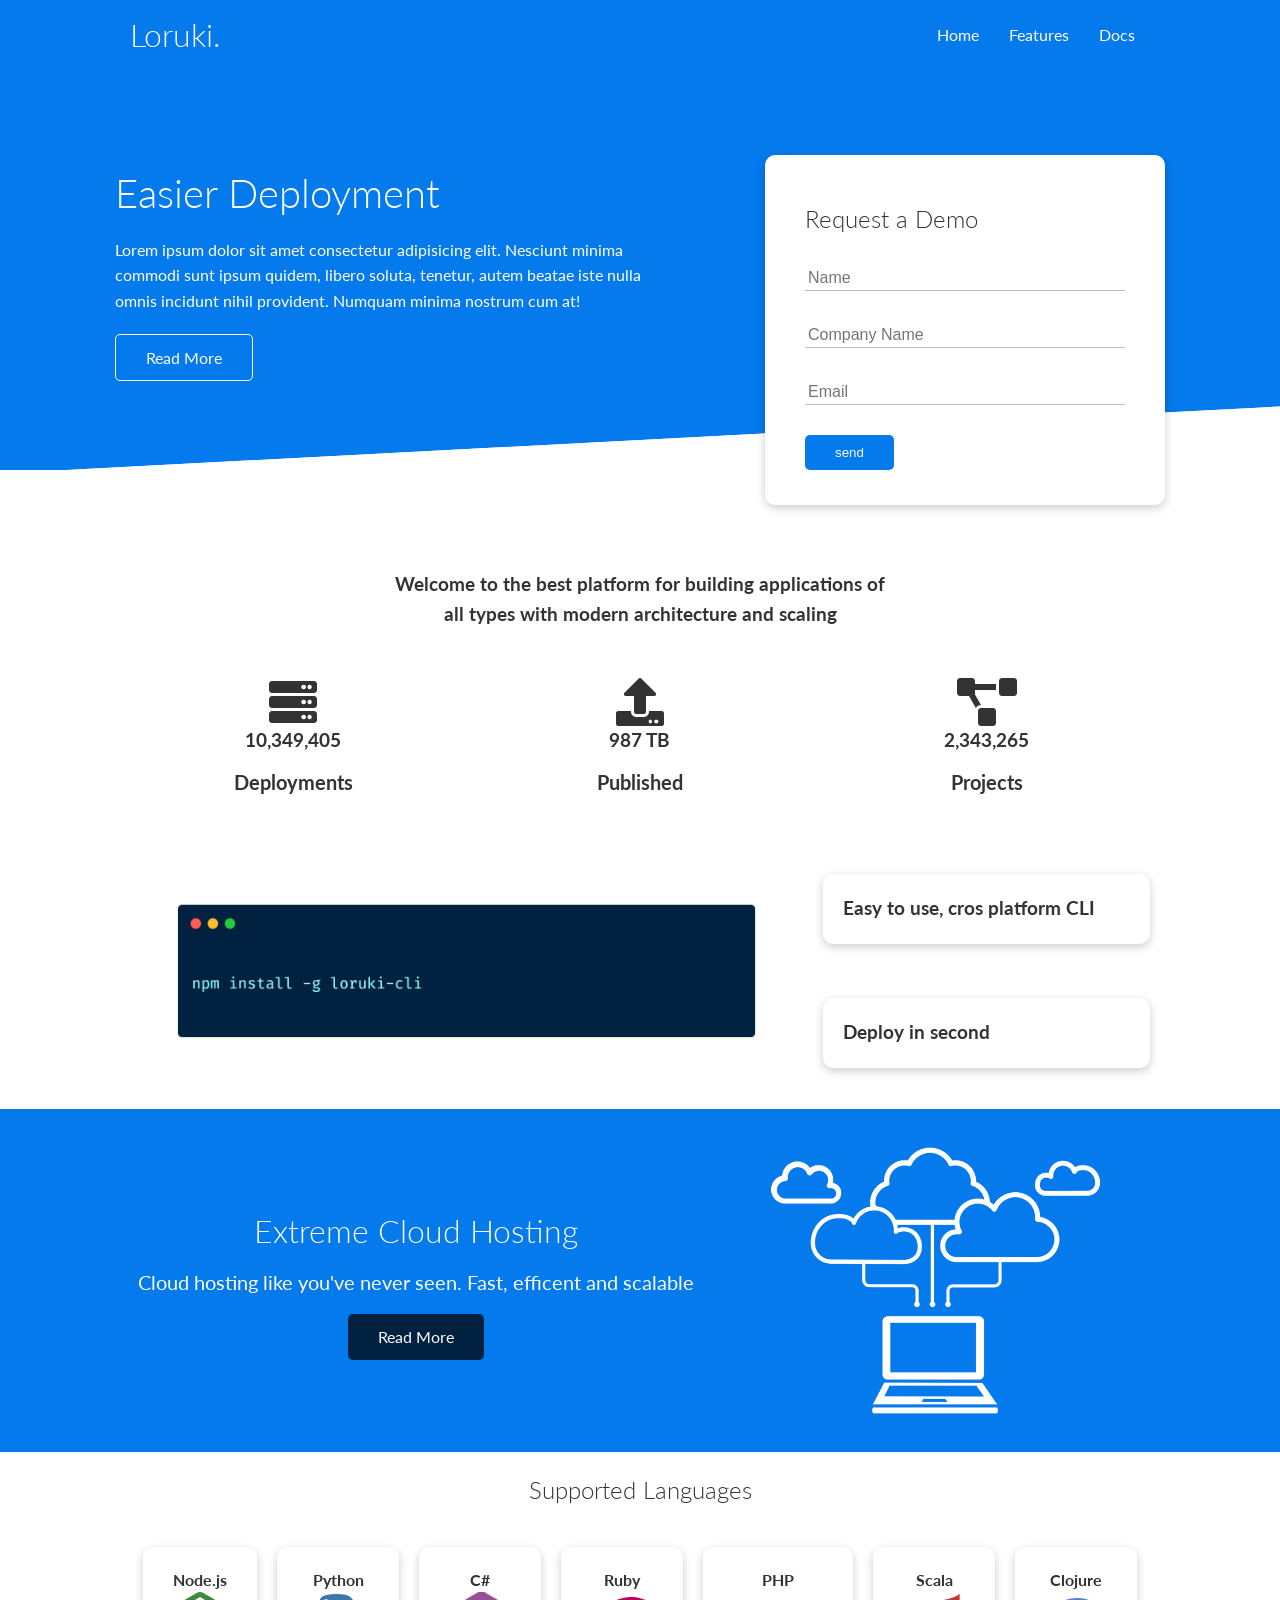
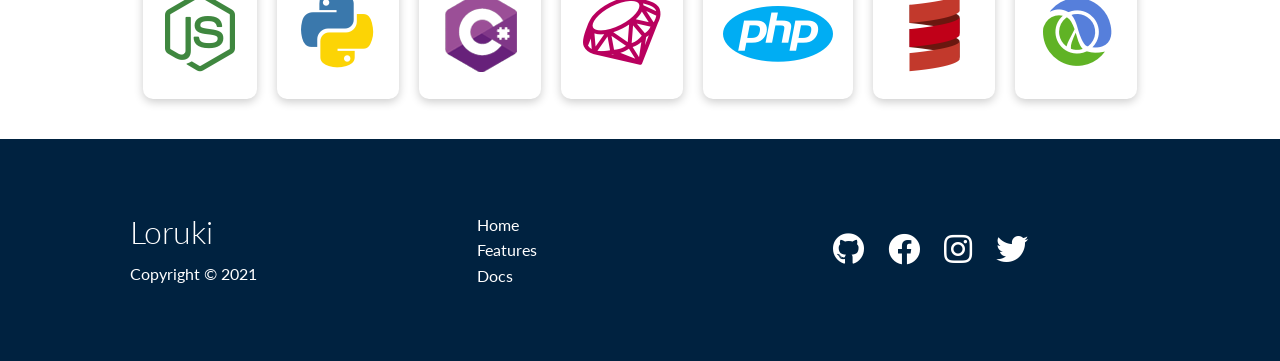
<file: index.html>
<!DOCTYPE html>
<html lang="en">
<head>
    <meta charset="UTF-8">
    <meta http-equiv="X-UA-Compatible" content="IE=edge">
    <meta name="viewport" content="width=device-width, initial-scale=1.0">
    <link rel="stylesheet" href="https://cdnjs.cloudflare.com/ajax/libs/font-awesome/5.15.4/css/all.min.css" 
    integrity="sha512-1ycn6IcaQQ40/MKBW2W4Rhis/DbILU74C1vSrLJxCq57o941Ym01SwNsOMqvEBFlcgUa6xLiPY/NS5R+E6ztJQ=="
    crossorigin="anonymous" referrerpolicy="no-referrer" />
    <link rel="stylesheet" href="css/utilisties.css">
    <link rel="stylesheet" href="css/styles.css">
    <title>Loruki | cloud Hosting For Everyone</title>
</head>
<body>
    <!-- Navbar -->
    <div class="navbar">
        <div class="container flex">
            <h1 class="logo">Loruki.</h1>
            <nav>
                <ul>
                    <li><a href="index.html">Home</a></li>
                    <li><a href="features.html">Features</a></li>
                    <li><a href="docs.html">Docs</a></li>
                </ul>
            </nav>
        </div>
    </div>
    <!-- Showcase -->
    <section class="showcase">
        <div class="container grid">
            <div class="showcase-text">
                <h1>Easier Deployment</h1>
                <p>Lorem ipsum dolor sit amet consectetur adipisicing elit. Nesciunt minima commodi sunt ipsum quidem, libero soluta, tenetur, autem beatae iste nulla omnis incidunt nihil provident. Numquam minima nostrum cum at!</p>
                <a href="features.html" class="btn btn-outline">Read More</a>
            </div>
            <div class="showcase-form card">
                <h2>Request a Demo</h2>
                <form action="">
                    <div class="form-control">
                        <input type="text" name="name" placeholder="Name"required>
                    </div>
                    <div class="form-control">
                        <input type="text" name="company" placeholder="Company Name"required>
                    </div>
                    <div class="form-control">
                        <input type="email" name="email" placeholder="Email" required>
                    </div>
                    <div>
                        <input type="submit" value="send" class="btn btn-primary" required>
                    </div>

                </form>
            </div>
        </div>
    </section>
    <!-- stats -->
    <section class="stats">
        <div class="container">
            <h3 class="stats-heading text-center my-1">
                Welcome to the best platform for building applications of all types with modern architecture and scaling
            </h3>

            <div class="grid grid-3 text-center my-4">
                <div>
                    <i class="fas fa-server fa-3x"></i>
                    <h3>10,349,405</h3>
                    <p class="text-secondary">Deployments</p>
                </div>
                <div>
                    <i class="fas fa-upload fa-3x"></i>
                    <h3>987 TB</h3>
                    <p class="text-secondary">Published</p>
                </div>
                <div>
                    <i class="fas fa-project-diagram fa-3x"></i>
                    <h3>2,343,265</h3>
                    <p class="text-secondary">Projects</p>
                </div>
            </div>
        </div>
    </section>
    <!-- cli -->
    <section class="cli">
        <div class="container grid">
            <img src="images/cli.png" alt="">
            <div class="card">
                <h3>Easy to use, cros platform CLI</h3>
            </div>
            <div class="card">
                <h3>Deploy in second</h3>
            </div>
        </div>
    </section>
    <!-- cloud -->
    <section class="cloud bg-primary my-2 py-2">
            <div class="container grid">
                <div class="text-center">
                    <h2 class="lg">Extreme Cloud Hosting</h2>
                    <p class="lead my-1">Cloud hosting like you've never seen. Fast, efficent and scalable</p>
                    <a href="features.html" class="btn btn-dark">Read More</a>
                </div>
                <img src="images/cloud.png" alt="">
            </div>
    </section>
<!-- Languages -->
<section class="languages">
    <h2 class="md text-center my-2">
        Supported Languages
    </h2>
    <div class="container flex">
        <div class="card">
            <h4>Node.js</h4>
            <img src="images/logos/node.png" alt="">
        </div>
        <div class="card">
            <h4>Python</h4>
            <img src="images/logos/python.png" alt="">
          </div>
          <div class="card">
            <h4>C#</h4>
            <img src="images/logos/csharp.png" alt="">
          </div>
          <div class="card">
            <h4>Ruby</h4>
            <img src="images/logos/ruby.png" alt="">
          </div>
          <div class="card">
            <h4>PHP</h4>
            <img src="images/logos/php.png" alt="">
          </div>
          <div class="card">
            <h4>Scala</h4>
            <img src="images/logos/scala.png" alt="">
          </div>
          <div class="card">
            <h4>Clojure</h4>
            <img src="images/logos/clojure.png" alt="">
          </div>
    </div>
</section>
<!-- Footer -->
<footer class="footer bg-dark py-5">
    <div class="container grid grid-3">
        <div>
            <h1>Loruki
            </h1>
            <p>Copyright &copy; 2021</p>
        </div>
        <nav>
            <ul>
                <li><a href="index.html">Home</a></li>
                <li><a href="features.html">Features</a></li>
                <li><a href="docs.html">Docs</a></li>
            </ul>
        </nav>
        <div class="social">
            <a href="#"><i class="fab fa-github fa-2x"></i></a>
            <a href="#"><i class="fab fa-facebook fa-2x"></i></a>
            <a href="#"><i class="fab fa-instagram fa-2x"></i></a>
            <a href="#"><i class="fab fa-twitter fa-2x"></i></a>
        </div>
    </div>
</footer>
</body>
</html>
</file>
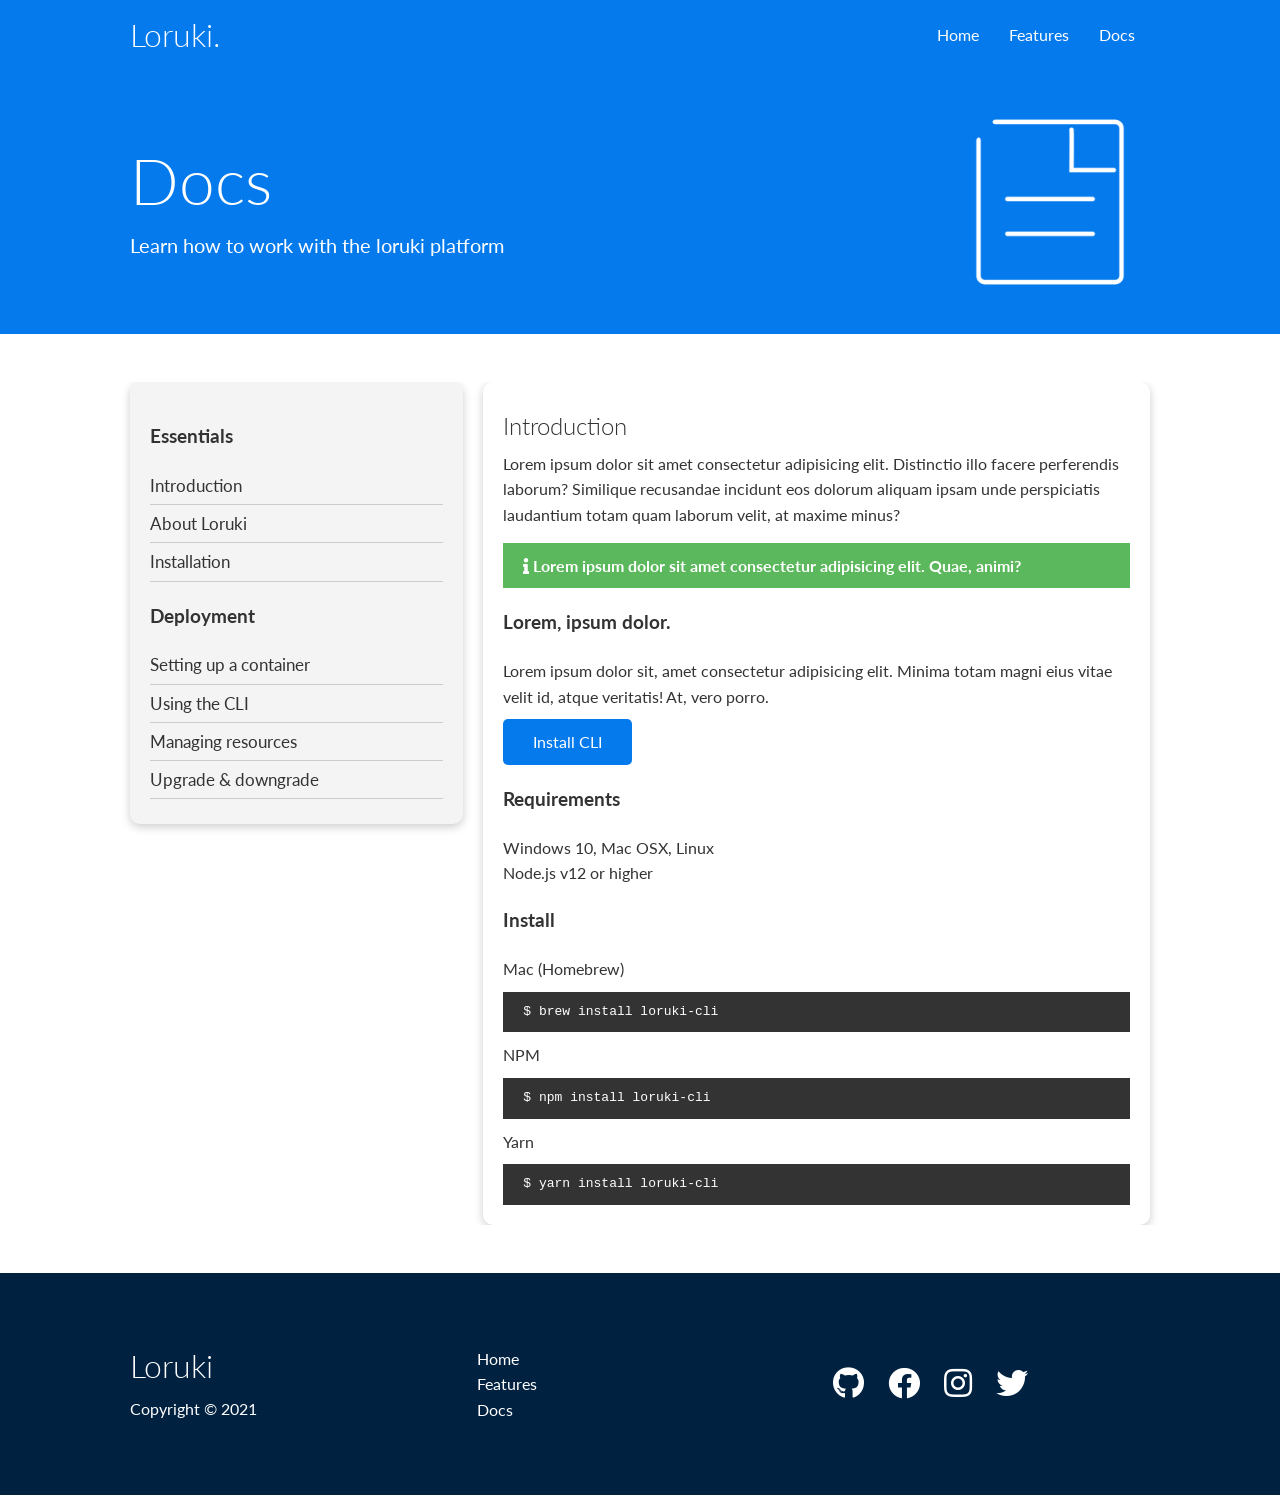
<file: docs.html>
<!DOCTYPE html>
<html lang="en">
<head>
    <meta charset="UTF-8">
    <meta http-equiv="X-UA-Compatible" content="IE=edge">
    <meta name="viewport" content="width=device-width, initial-scale=1.0">
    <link rel="stylesheet" href="https://cdnjs.cloudflare.com/ajax/libs/font-awesome/5.15.4/css/all.min.css" 
    integrity="sha512-1ycn6IcaQQ40/MKBW2W4Rhis/DbILU74C1vSrLJxCq57o941Ym01SwNsOMqvEBFlcgUa6xLiPY/NS5R+E6ztJQ=="
    crossorigin="anonymous" referrerpolicy="no-referrer" />
    <link rel="stylesheet" href="css/utilisties.css">
    <link rel="stylesheet" href="css/styles.css">
    <title>Loruki | cloud Hosting For Everyone</title>
</head>
<body>
    <!-- Navbar -->
    <div class="navbar">
        <div class="container flex">
            <h1 class="logo">Loruki.</h1>
            <nav>
                <ul>
                    <li><a href="index.html">Home</a></li>
                    <li><a href="features.html">Features</a></li>
                    <li><a href="docs.html">Docs</a></li>
                </ul>
            </nav>
        </div>
    </div>
    <!-- Head -->
    <section class="docs-head bg-primary py-3">
        <div class="container grid">
            <div>
                <h1 class="xl">Docs</h1>
                <p class="lead">
					Learn how to work with the loruki platform
                </p>
            </div>
            <img src="images/docs.png" alt="">
        </div>
    </section>
    <!-- docs main -->
    <section class="docs-main my-4">
        <div class="container grid">
            <div class="card bg-light p-3">
                <h3 class="my-2">Essentials</h3>
                <nav>
                    <ul>
                        <li><a class="text-primary" href="#">Introduction</a></li>
                        <li><a href="#">About Loruki</a></li>
                        <li><a href="#">Installation</a></li>
                    </ul>
                </nav>

                <h3 class="my-2">Deployment</h3>
                <nav>
                    <ul>
                        <li><a href="#">Setting up a container</a></li>
							<li><a href="#">Using the CLI</a></li>
							<li><a href="#">Managing resources</a></li>
							<li><a href="#">Upgrade & downgrade</a></li>
                    </ul>
                </nav>
            </div>
            <div class="card">
                <h2>Introduction</h2>
                <p>Lorem ipsum dolor sit amet consectetur adipisicing elit. Distinctio illo facere perferendis laborum? Similique recusandae incidunt eos dolorum aliquam ipsam unde perspiciatis laudantium totam quam laborum velit, at maxime minus?</p>

                <div class="alert alert-success">
                    <i class="fas fa-info"></i> Lorem ipsum dolor sit amet consectetur adipisicing elit. Quae, animi?
                </div>

                <h3>Lorem, ipsum dolor.</h3>
                <p>Lorem ipsum dolor sit, amet consectetur adipisicing elit. Minima totam magni eius vitae velit id, atque veritatis! At, vero porro.</p>
                <a href="#" class="btn btn-primary">Install CLI</a>

                <h3>Requirements</h3>
                <ul>
                    <li>Windows 10, Mac OSX, Linux</li>
                    <li>Node.js v12 or higher</li>
                </ul>

                <h3>Install</h3>
                <p>Mac (Homebrew)</p>
                <pre><code>$ brew install loruki-cli</code></pre>
                <p>NPM</p>
                <pre><code>$ npm install loruki-cli</code></pre>
                <p>Yarn</p>
                <pre><code>$ yarn install loruki-cli</code></pre>

            </div>
        </div>
    </section>
<!-- Footer -->
<footer class="footer bg-dark py-5">
    <div class="container grid grid-3">
        <div>
            <h1>Loruki
            </h1>
            <p>Copyright &copy; 2021</p>
        </div>
        <nav>
            <ul>
                <li><a href="index.html">Home</a></li>
                <li><a href="features.html">Features</a></li>
                <li><a href="docs.html">Docs</a></li>
            </ul>
        </nav>
        <div class="social">
            <a href="#"><i class="fab fa-github fa-2x"></i></a>
            <a href="#"><i class="fab fa-facebook fa-2x"></i></a>
            <a href="#"><i class="fab fa-instagram fa-2x"></i></a>
            <a href="#"><i class="fab fa-twitter fa-2x"></i></a>
        </div>
    </div>
</footer>
</body>
</html>
</file>
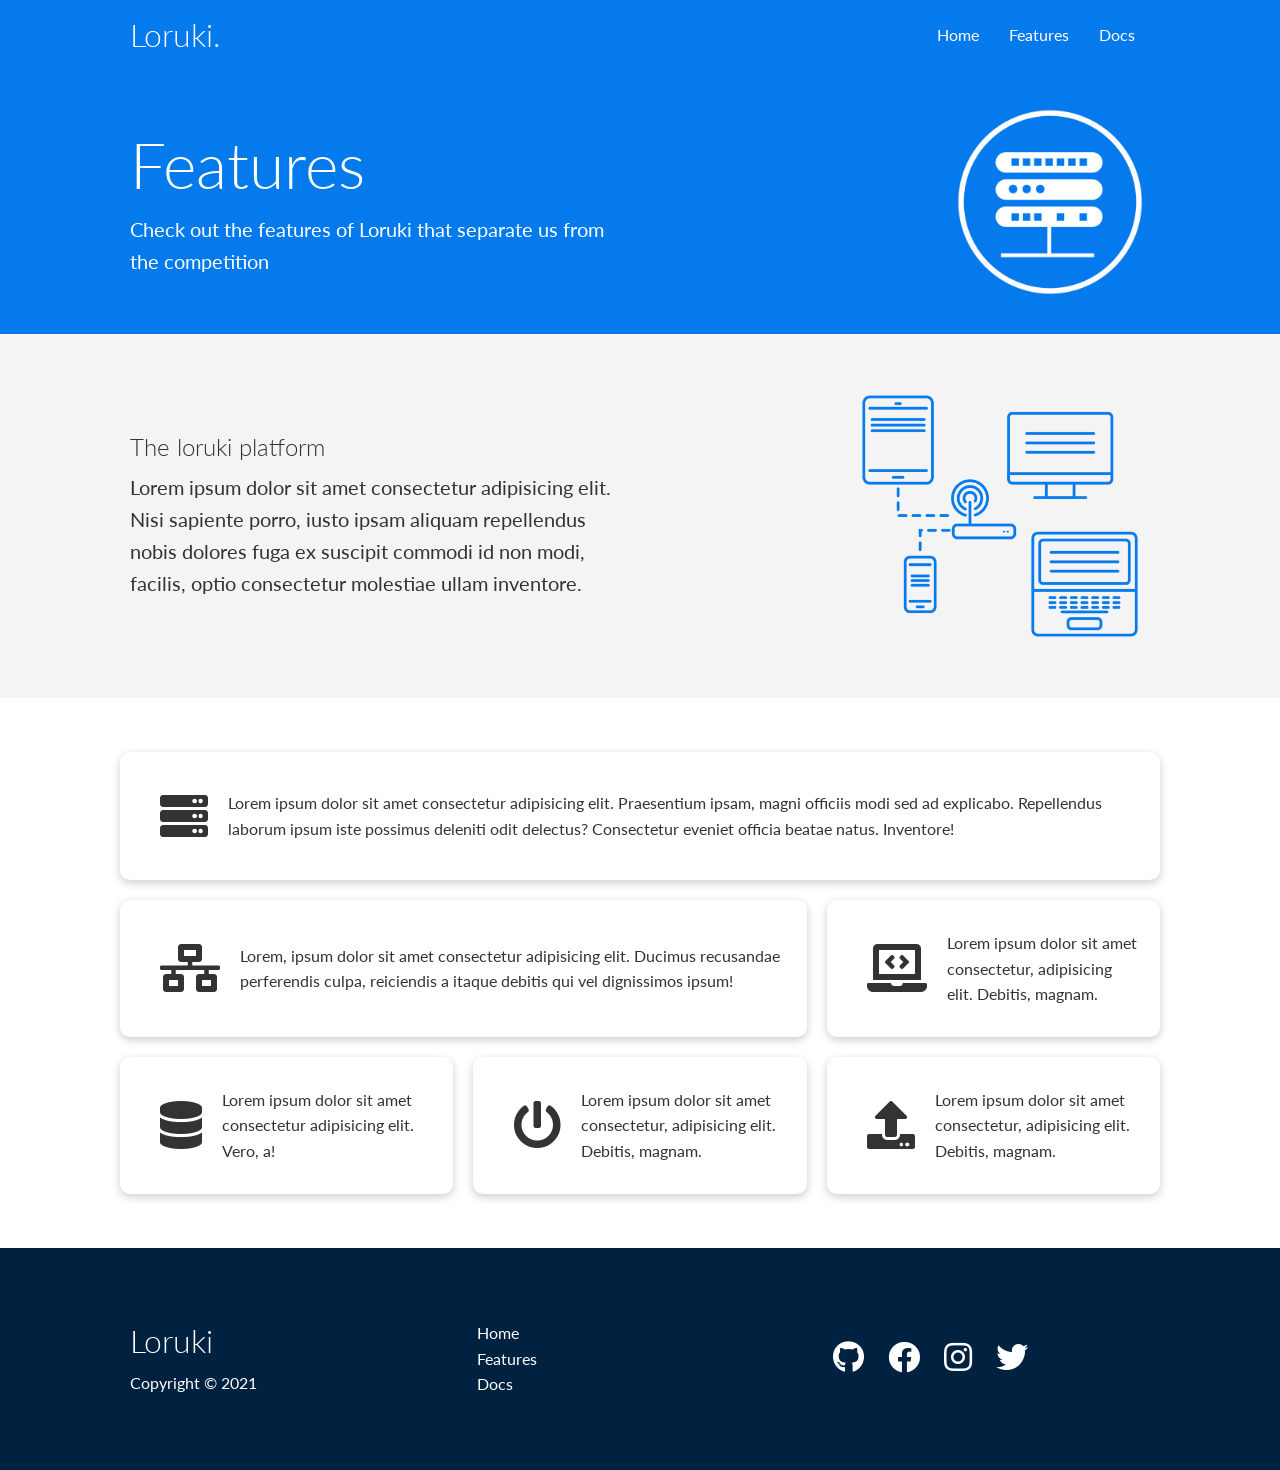
<file: features.html>
<!DOCTYPE html>
<html lang="en">
<head>
    <meta charset="UTF-8">
    <meta http-equiv="X-UA-Compatible" content="IE=edge">
    <meta name="viewport" content="width=device-width, initial-scale=1.0">
    <link rel="stylesheet" href="https://cdnjs.cloudflare.com/ajax/libs/font-awesome/5.15.4/css/all.min.css" 
    integrity="sha512-1ycn6IcaQQ40/MKBW2W4Rhis/DbILU74C1vSrLJxCq57o941Ym01SwNsOMqvEBFlcgUa6xLiPY/NS5R+E6ztJQ=="
    crossorigin="anonymous" referrerpolicy="no-referrer" />
    <link rel="stylesheet" href="css/utilisties.css">
    <link rel="stylesheet" href="css/styles.css">
    <title>Loruki | cloud Hosting For Everyone</title>
</head>
<body>
    <!-- Navbar -->
    <div class="navbar">
        <div class="container flex">
            <h1 class="logo">Loruki.</h1>
            <nav>
                <ul>
                    <li><a href="index.html">Home</a></li>
                    <li><a href="features.html">Features</a></li>
                    <li><a href="docs.html">Docs</a></li>
                </ul>
            </nav>
        </div>
    </div>
    <!-- Head -->
    <section class="features-head bg-primary py-3">
        <div class="container grid">
            <div>
                <h1 class="xl">Features</h1>
                <p class="lead">
                    Check out the features of Loruki that separate us from the
						competition
                </p>
            </div>
            <img src="images/server.png" alt="">
        </div>
    </section>
    <!-- sub head -->
    <section class="features-sub-head bg-light py-3">
        <div class="container grid">
            <div>
                <h1 class="md">The loruki platform</h1>
                <p class="lead">
                    Lorem ipsum dolor sit amet consectetur adipisicing elit. Nisi sapiente porro, iusto ipsam aliquam repellendus nobis dolores fuga ex suscipit commodi id non modi, facilis, optio consectetur molestiae ullam inventore.
                </p>
            </div>
            <img src="images/server2.png" alt="">
        </div> 
    </section>

    <section class="features-main my-2">
        <div class="container grid grid-3">
            <div class="card flex">
                <i class="fas fa-server fa-3x"></i>
                <p>Lorem ipsum dolor sit amet consectetur adipisicing elit. Praesentium ipsam, magni officiis modi sed ad explicabo. Repellendus laborum ipsum iste possimus deleniti odit delectus? Consectetur eveniet officia beatae natus. Inventore!</p>
            </div>
            <div class="card flex">
                <i class="fas fa-network-wired fa-3x"></i>
                <p>
                    Lorem, ipsum dolor sit amet consectetur adipisicing elit. Ducimus
                    recusandae perferendis culpa, reiciendis a itaque debitis qui vel
                    dignissimos ipsum!
                </p>
            </div>
            <div class="card flex">
                <i class="fas fa-laptop-code fa-3x"></i>
                <p>
                    Lorem ipsum dolor sit amet consectetur, adipisicing elit. Debitis,
                    magnam.
                </p>
            </div>
            <div class="card flex">
                <i class="fas fa-database fa-3x"></i>
                <p>
                    Lorem ipsum dolor sit amet consectetur adipisicing elit. Vero, a!
                </p>
            </div>
            <div class="card flex">
                <i class="fas fa-power-off fa-3x"></i>
                <p>
                    Lorem ipsum dolor sit amet consectetur, adipisicing elit. Debitis,
                    magnam.
                </p>
            </div>
            <div class="card flex">
                <i class="fas fa-upload fa-3x"></i>
                <p>
                    Lorem ipsum dolor sit amet consectetur, adipisicing elit. Debitis,
                    magnam.
                </p>
            </div>
        </div>
    </section>
<!-- Footer -->
<footer class="footer bg-dark py-5">
    <div class="container grid grid-3">
        <div>
            <h1>Loruki
            </h1>
            <p>Copyright &copy; 2021</p>
        </div>
        <nav>
            <ul>
                <li><a href="index.html">Home</a></li>
                <li><a href="features.html">Features</a></li>
                <li><a href="docs.html">Docs</a></li>
            </ul>
        </nav>
        <div class="social">
            <a href="#"><i class="fab fa-github fa-2x"></i></a>
            <a href="#"><i class="fab fa-facebook fa-2x"></i></a>
            <a href="#"><i class="fab fa-instagram fa-2x"></i></a>
            <a href="#"><i class="fab fa-twitter fa-2x"></i></a>
        </div>
    </div>
</footer>
</body>
</html>
</file>
<file: css/utilisties.css>
/* utilities */
.container {
    max-width: 1100px;
    margin: 0 auto;
    overflow: auto;
    padding: 0 40px;
}
.card {
    background-color: #fff;
    color: #333;
    border-radius: 10px;
    box-shadow: 0 3px 10px rgba(0, 0,0,0.2);
    padding: 20px;
    margin: 10;
}
.btn {
    display: inline-block;
    padding: 10px 30px;
    cursor: pointer;
    background-color: var(--primary-color);
    color: #fff;
    border: none;
    border-radius: 5px;
}
.btn-outline {
    background-color: transparent;
    border: 1px #fff solid;
}
.btn:hover {
    transform: scale(0.98);
}
/* Backgrounds & colored buttons */
.bg-primary,
.btn-primary {
    background-color: var(--primary-color);
    color: #fff;
}
.bg-secondary,
.btn-secondary {
    background-color: var(--secondary-color);
    color: #fff;
}
.bg-dark,
.btn-dark {
    background-color: var(--dark-color);
    color: #fff;
}
.bg-light,
.btn-light {
    background-color: var(--light-color);
    color: #333;
}
.bg-light a,
.btn-light a,
.bg-dark a,
.btn-dark a,
.bg-secondary a,
.btn-secondary a,
.bg-primary a,
.btn-primary {
    color: #fff;
}
/* text sizes */
.lead {
    font-size: 20px;
}
.sm {
    font: 1rem;
}
.lg {
    font-size: 2rem;
}
.xl {
    font-size: 4rem;
}
.text-center {
    text-align: center;
}
/* alert */
.alert {
    background-color: var(--light-color);
    padding: 10px 20px;
    font-weight: bold;
    margin: 15px 0;
}
.alert-success {
    background-color: var(--success-color);
    color: #fff;
}
.alert-error {
    background-color: var(--error-color);
    color: #fff;
}
.flex {
    display: flex;
    justify-content: center;
    align-items: center;
    height: 100%;
}
.grid {
    display: grid;
    grid-template-columns: repeat(2, 1fr);
    gap: 20px;
    justify-content: center;
    align-items: center;
    height: 100%;
}
.grid-3 {
    grid-template-columns: repeat(3, 1fr);

}
/* Margin */
.my-1 {
    margin: 1rem 0;
}
.my-2 {
    margin: 1.5rem 0;
}
.my-3 {
    margin: 2rem 0;
}
.my-4 {
    margin: 3rem 0;
}
.my-5 {
    margin: 4rem 0;
}
.m-1 {
    margin: 1rem 0;
}
.m-2 {
    margin: 1.5rem 0;
}
.m-3 {
    margin: 2rem 0;
}
.m-4 {
    margin: 3rem 0;
}
.my-5 {
    margin: 4rem 0;
}

/* padding */
.py-1 {
    padding: 1rem 0;
}
.py-2 {
    padding: 1.5rem 0;
}
.py-3 {
    padding: 2rem 0;
}
.py-4 {
    padding: 3rem 0;
}
.py-5 {
    padding: 4rem 0;
}
</file>
<file: css/styles.css>
@import url('https://fonts.googleapis.com/css2?family=Lato:wght@300&display=swap');
:root {
    --primary-color :#047aed;
    --secondary-color :#1c3fa8;
    --dark-color :#002240;
    --light-color :#f4f4f4;
    --success-color:#5cb85c;
    --error-color:#d9534f;

}
* {
    box-sizing: border-box;
    padding: 0;
    margin: 0;
}
body {
    font-family: 'Lato', sans-serif;
    color: #333;
    line-height: 1.6;
}
ul {
    list-style-type: none;
}
a {
    text-decoration: none;
    color: #333;
}
h1, h2 {
    font-weight: 300;
    line-height: 1.2;
    margin: 10px 0;
}
p {
    margin: 10px 0;
}
img {
    width: 100%;
}
code, pre {
    background: #333;
    color: #fff;
    padding: 10px;
}
.navbar {
    height: 70px;
    color: #fff;
    background-color: #047aed;
}
.navbar .flex {
    justify-content: space-between;
}
.navbar ul {
    display: flex;
}
.navbar a {
    color: #fff;
    padding: 10px;
    margin: 0 5px;
}
.navbar a:hover {
    border-bottom: 2px #fff solid;
}
/* showcase */
.showcase{
    background-color: var(--primary-color);
    color:#fff ;
    height: 400px;
    position: relative;
}
.showcase h1 {
    font-size: 40px;
}
.showcase p {
    margin : 20px 0;
}
.showcase .grid {
    overflow: visible;
    grid-template-columns: 55% 45%;
    gap: 30px;
}
.showcase-text {
    animation: slideInFromLeft 1s ease-in;
}
.showcase-form {
    position: relative;
    top: 60px;
    height: 350px;
    width: 400px;
    padding: 40px;
    z-index: 100;
    justify-self: flex-end;
    animation: slideInFromRight 1s ease-in;
}
.showcase-form .form-control {
    margin: 30px 0;
}
.showcase-form input[type='text'], 
.showcase-form input[type='email'] {
    border: 0;
    border-bottom: 1px solid #b4becb;
    width: 100%;
    padding: 3px;
    font-size: 16px;
} 
.showcase-form input:focus {
    outline: none;
  }
.showcase::before,
.showcase::after {
  content: '';
  position: absolute;
  height: 100px;
  bottom: -70px;
  right: 0;
  left: 0;
  background: #fff;
  transform: skewY(-3deg);
  -webkit-transform: skewY(-3deg);
  -moz-transform: skewY(-3deg);
  -ms-transform: skewY(-3deg);
}
/* stats */
.stats {
    padding-top:100px ;
    animation: slideInFromButtom 1s ease-in;
}
.stats-heading {
    max-width: 500px;
    margin: auto;
}
.stats grid h3 {
    font-size: 35px;
}
.stats .grid p {
    font-size: 20px;
    font-weight: bold;
}
/* cli */
.cli .grid {
    grid-template-columns: repeat(3, 1fr);
    grid-template-rows: repeat(2, 1fr);
}
.cli .grid > *:first-child {
    grid-column: 1 /span 2;
    grid-row: 1/span 2 ;
}
/* cloud */
.cloud .grid {
    grid-template-columns: 4fr 3fr;
}
/* languages */
.languages .flex {
    flex-wrap: wrap;
}
.languages .card {
    text-align: center;
    margin: 18px 10px 40px;
    transition: transform 0.2s ease-in ;
}
.languages .card .h4 {
    font-size: 20px;
    margin-bottom: 10px;
}
.languages .card:hover{
    transform: translateY(-15px);
}
/* features */
.features-head img,.docs-head img {
    width:200px;
    justify-self: flex-end;
}
.features-sub-head img {
    width: 300px;
    justify-self: flex-end;
}
.features-main .card >i {
    margin: 20px;
}
.features-main .grid {
    padding: 30px;
}
.features-main .grid > *:first-child {
    grid-column: 1 / span 3;
}
.features-main .grid > *:nth-child(2) {
    grid-column: 1 / span 2;
}
/* docs */
.docs-main h3 {
    margin: 20px 0;
}
.docs-main .grid {
    grid-template-columns: 1fr 2fr;
    align-items: flex-start;
}
.docs-main nav li {
    font-size: 17px;
    padding-bottom: 5px;
    margin-bottom: 5px;
    border-bottom: 1px #ccc solid;
}
.docs-main nav li a {
    color: #333;
}
.docs-main a:hover {
    font-weight: bold;
}
/* footer */
.footer .social a {
    margin:0 10px;
}
/* animations */
@keyframes slideInFromLeft {
    0% {
        transform: translateX(-100%);
    }
    100% {
        transform: translateX(0%);
    }
}
@keyframes slideInFromRight {
    0% {
        transform: translateX(100%);
    }
    100% {
        transform: translateX(0%);
    }
}
@keyframes slideInFromTop {
    0% {
        transform: translateY(-100%);
    }
    100% {
        transform: translateX(0%);
    }
}
@keyframes slideInFromButtom {
    0% {
        transform: translateY(100%);
    }
    100% {
        transform: translateX(0%);
    }
}

/* tablets and under */
@media (max-width: 768px) {
    .grid,
    .showcase .grid,
    .stats .grid,
    .cli .grid,
    .cloud .grid,
    .features-main .grid,
    .docs-main .grid {
      grid-template-columns: 1fr;
      grid-template-rows: 1fr;
    }
  
    .showcase {
      height: auto;
    }
  
    .showcase-text {
      text-align: center;
      margin-top: 40px;
      animation: slideInFromTop 1s ease-in;
    }
  
    .showcase-form {
      justify-self: center;
      margin: auto;
      animation: slideInFromBottom 1s ease-in;
    }
  
    .cli .grid > *:first-child {
      grid-column: 1;
      grid-row: 1;
    }
  
    .features-head,
    .features-sub-head,
    .docs-head {
      text-align: center;
    }
  
    .features-head img,
    .features-sub-head img,
    .docs-head img {
      justify-self: center;
    }
  
    .features-main .grid > *:first-child,
    .features-main .grid > *:nth-child(2) {
      grid-column: 1;
    }
  }
  
  /* Mobile */
  @media (max-width: 500px) {
    .navbar {
      height: 110px;
    }
  
    .navbar .flex {
      flex-direction: column;
    }
  
    .navbar ul {
      padding: 10px;
      background-color: rgba(0, 0, 0, 0.1);
    }
    
    .showcase-form {
      width: 300px;
    }
  }
</file>
